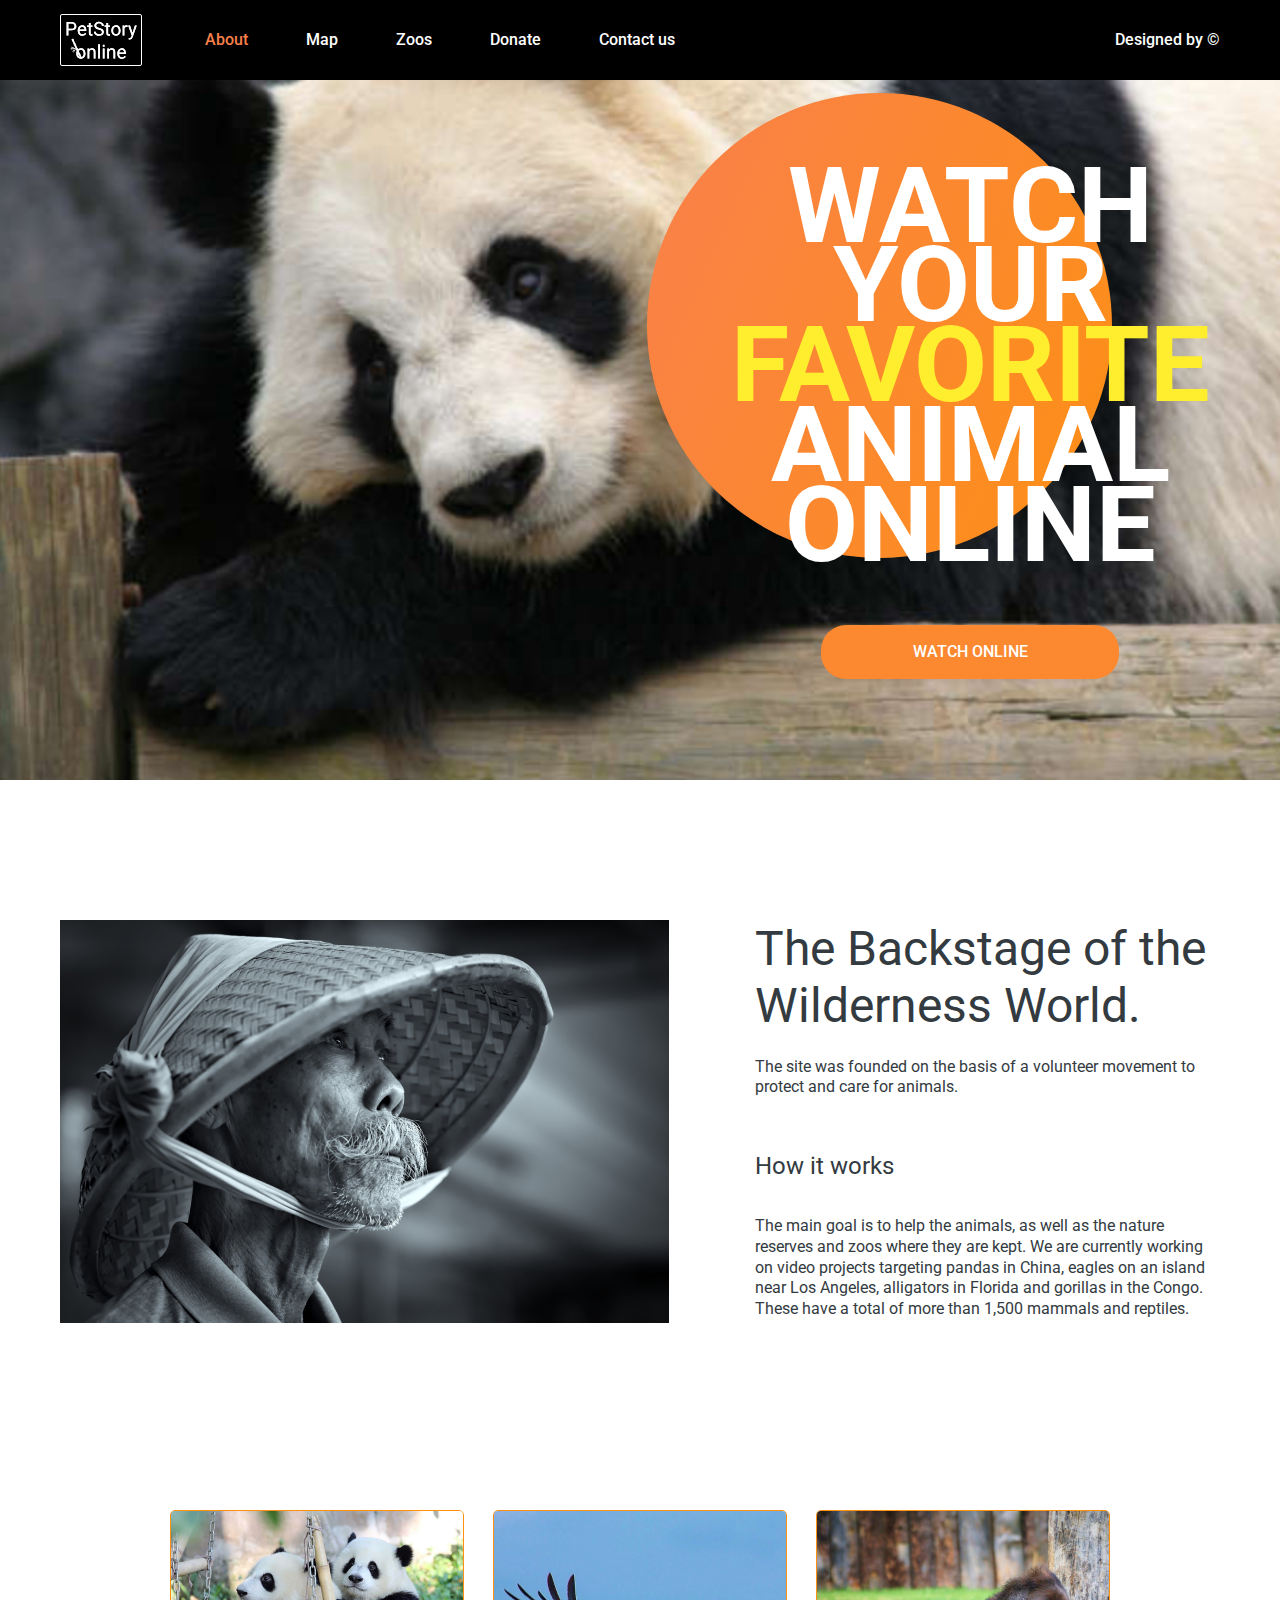
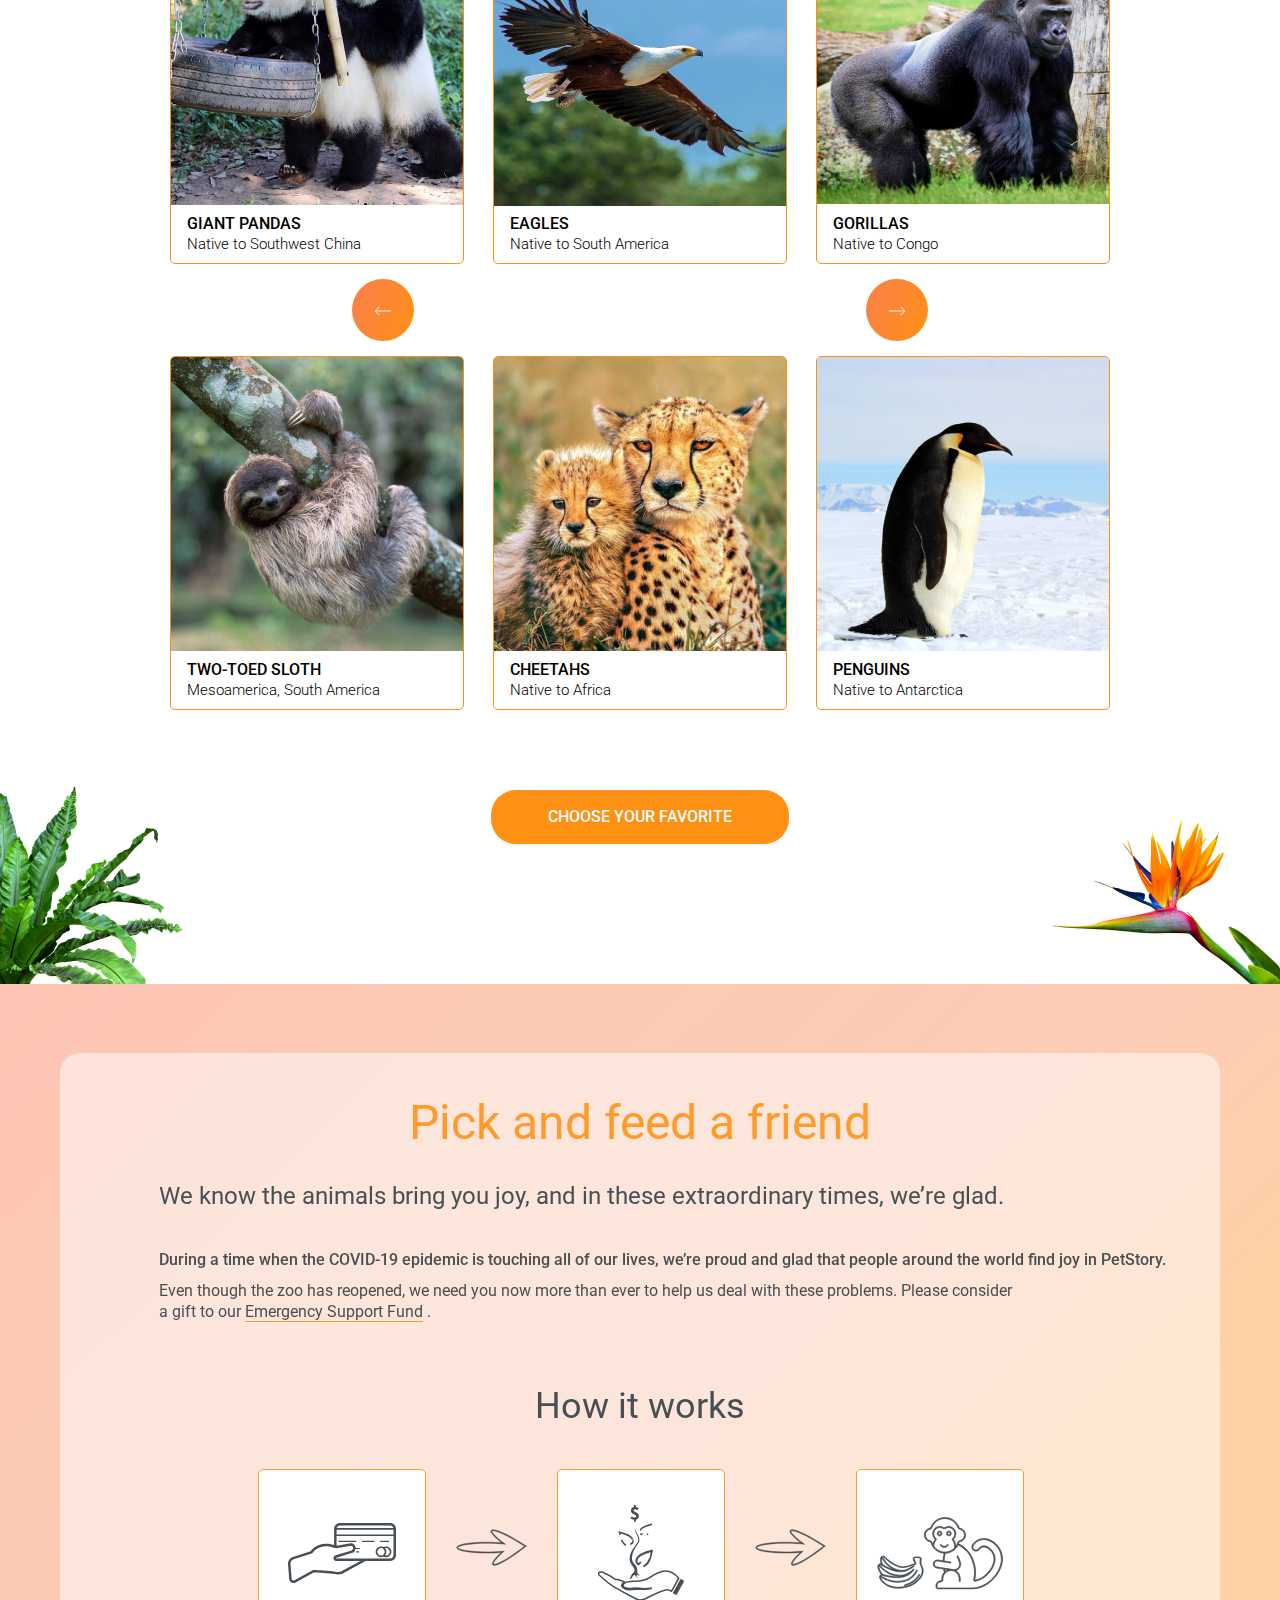
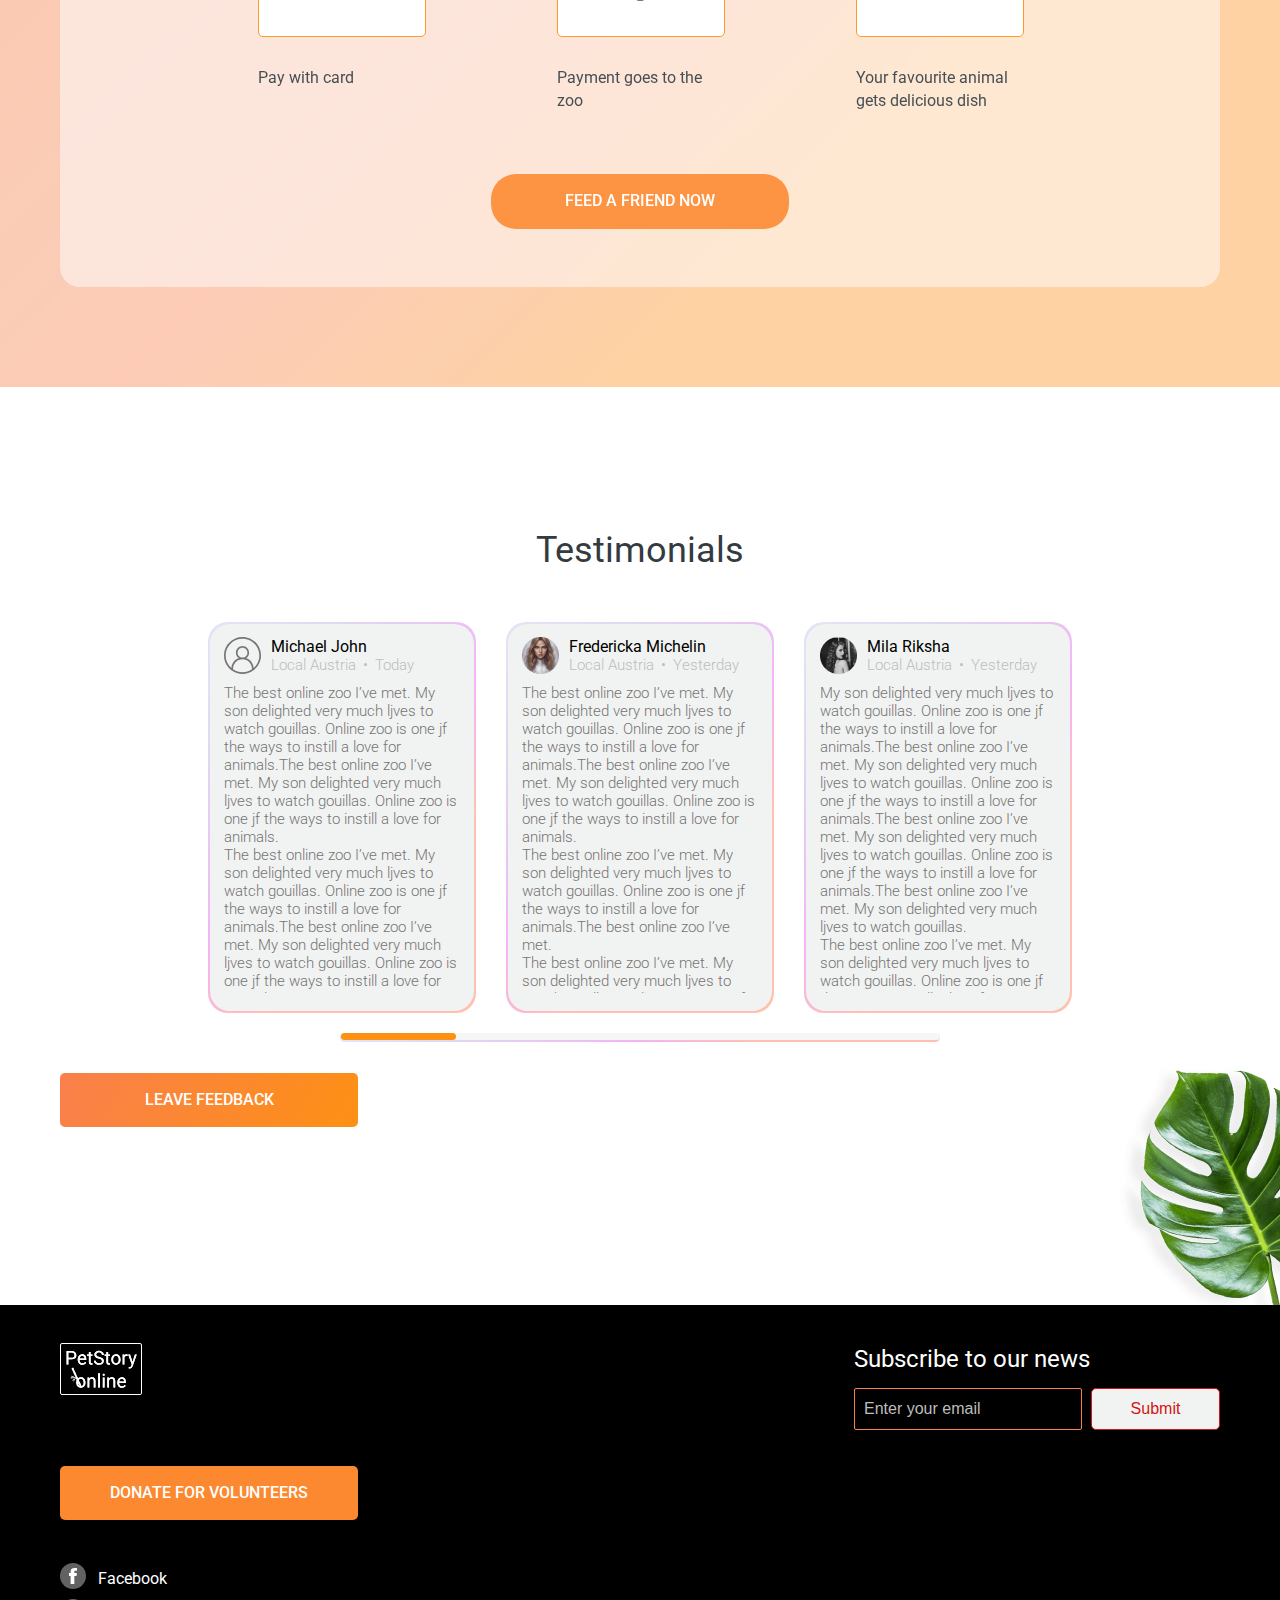
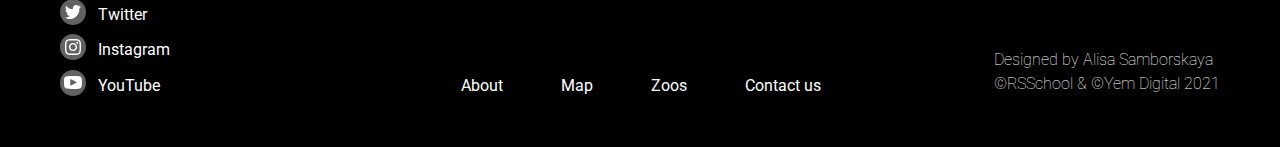
<file: pages/index.html>
<html lang="en">
<head>
    <meta charset="UTF-8">
    <meta http-equiv="X-UA-Compatible" content="IE=edge">
    <meta name="viewport" content="width=device-width, initial-scale=1.0">
    <link rel="stylesheet" href="../assets/styles/reset.css">
    <link rel="stylesheet" href="../assets/styles/style.min.css">
    <title>Document</title>
    <!-- <script>
        alert('Привет друг! дай мне пожалуйста время до 14:00 часов 04.10.2022!');
    </script> -->
</head>
<body>
    <header class="header">
        <div class="container">
            <div class="header__wrapper">
                <div class="header__navigation">
                    <div class="header__logo">
                        <a href="index.html">
                            <img src="../assets/icons/logo.svg" alt="">
                        </a>
                    </div>
                    <div class="header__logo_small">
                        <a href="index.html">
                            <img src="../assets/icons/logo-small.svg" alt="">
                        </a>
                    </div>
                    <nav class="header__menu">
                        <ul class="header__list">
                            <li><a href="index.html" class="header__link header__link-active">About</a></li>
                            <li><a href="#" class="header__link">Map</a></li>
                            <li><a href="#" class="header__link">Zoos</a></li>
                            <li><a href="donate.html" class="header__link">Donate</a></li>
                            <li><a href="#" class="header__link">Contact us</a></li>
                        </ul>
                    </nav>

                </div>
                <div class="header__descr">
                    <a href="">Designed by ©</a>
                </div>
                <div class="header__burger">
                    <img src="../assets/icons/footer__burger.svg" alt="">
                </div>
            </div>
        </div>
    </header>
    <section class="main">
        <div class="container">
            <div class="main__wrapper">
                <div class="main__circle"></div>
                <div class="main__wrapper-content">
                    <p class="main__text">
                        WATCH YOUR <span>FAVORITE</span> ANIMAL ONLINE
                    </p>
                    <a href="#" class="main__button btn">WATCH ONLINE</a>
                </div>
            </div>
            <a href="#" class="main__button-768 btn">WATCH ONLINE</a>
        </div>
    </section>
    <section class="backstage">
        <img src="../assets/images/backstage__left-flower.png" alt="" class="backstage__flower-right">
        <img src="../assets/images/backstage__left-flower-768.png" alt="" class="backstage__flower-right-768">
        <img src="../assets/images/backstage__left-flower-320.png" alt="" class="backstage__flower-right-320">
        <div class="container">
            <div class="backstage__wrapper">
                <div class="backstage__img">
                    <img src="../assets/images/backstage__man.jpg" alt="">
                </div>
                <div class="backstage__img-1000">
                    <img src="../assets/images/backstage__man-1000.jpg" alt="">
                </div>
                
                <div class="backstage__content">
                    <h2 class="backstage__header">The Backstage of the Wilderness World.</h2>
                    <div class="backstage__text">
                        The site was founded on the basis of a volunteer movement to protect and care for animals.
                    </div>
                    <h3 class="backstage__subheader">How it works </h3>
                    <div class="backstage__text">
                        The main goal is to help the animals, as well as the nature reserves and zoos where they are kept. We are currently working on video projects targeting pandas in China, eagles on an island near Los Angeles, alligators in Florida and gorillas in the Congo. These have a total of more than 1,500 mammals and reptiles.
                    </div>
                </div>
            </div>
        </div>
    </section>
    <section class="pets">
        <a href="#" class="btn left-btn">
            <img src="../assets/icons/pets__left-arrow.svg" alt="" class="left">
        </a>
        <a href="#" class="btn right-btn">
            <img src="../assets/icons/pets_rigth-arrow.svg" alt="" class="rigth">
        </a>
        <img src="../assets/images/pets__left-flower.png" alt="" class="pets-left-flower">
                <img src="../assets/images/pets__left-flower-1000.png" alt="" class="pets-left-flower-1000">
                <img src="../assets/images/pets__left-flower-640.png" alt="" class="pets-left-flower-640">
                <img src="../assets/images/pets__left-flower-320.png" alt="" class="pets-left-flower-320">
        <img src="../assets/images/pets__right-flower.png" alt="" class="pets-rigth-flower">
        <img src="../assets/images/pets__right-flower-1000.png" alt="" class="pets-rigth-flower-1000">
        <img src="../assets/images/pets__right-flower-640.png" alt="" class="pets-rigth-flower-640">
        <img src="../assets/images/pets__right-flower-320.png" alt="" class="pets-rigth-flower-320">
        <div class="container">
            <div class="pets__slider">
                <div class="pets__item">
                    <div class="pets__wrapper">
                    </div>
                    <img class="pets__item-img" src="../assets/images/pets__panda.jpg" alt="">
                    <img class="pets__item-img-1000" src="../assets/images/pets__panda-1000.jpg" alt="">
                    <img class="pets__item-img-640" src="../assets/images/pets__panda-640.jpg" alt="">
                    <div class="pets__item-content">
                        <div class="pets__item-text">
                            <div class="pets__item-header">
                                GIANT PANDAS
                            </div>
                            <p>
                                Native to Southwest China
                            </p>
                        </div>
                        <img src="../assets/icons/pets__bananas.png" alt="">
                    </div>
                </div>
                <div class="pets__item">
                    <div class="pets__wrapper">
                    </div>
                        <img class="pets__item-img" src="../assets/images/pets__eagles.jpg" alt="">
                        <img class="pets__item-img-1000" src="../assets/images/pets__eagles-1000.jpg" alt="">
                        <img class="pets__item-img-640" src="../assets/images/pets__eagles-640.jpg" alt="">
                        <div class="pets__item-content">
                            <div class="pets__item-text">
                                <div class="pets__item-header">
                                    EAGLES
                                </div>
                                <p>
                                    Native to South America
                                </p>
                            </div>
                            <img src="../assets/icons/pets__meat-fish.png" alt="">
                        </div>
                    
                </div>
                <div class="pets__item">
                    <div class="pets__wrapper">
                    </div>
                    <img class="pets__item-img" src="../assets/images/pets__gorillas.jpg" alt="">
                    <img class="pets__item-img-1000" src="../assets/images/pets__gorillas-1000.jpg" alt="">
                    <img class="pets__item-img-640" src="../assets/images/pets__gorillas-640.jpg" alt="">
                    <div class="pets__item-content">
                        <div class="pets__item-text">
                            <div class="pets__item-header">
                                GORILLAS
                            </div>
                            <p>
                                Native to Congo
                            </p>
                        </div>
                        <img src="../assets/icons/pets__bananas.png" alt="">
                    </div>
                </div>
                <div class="pets__item">
                    <div class="pets__wrapper">
                    </div>
                    <img class="pets__item-img" src="../assets/images/pets__two-toed-sloth.jpg" alt="">
                    <img class="pets__item-img-1000" src="../assets/images/pets__two-toed-sloth-1000.jpg" alt="">
                    <img class="pets__item-img-640" src="../assets/images/pets__two-toed-sloth-640.jpg" alt="">
                    <div class="pets__item-content">
                        <div class="pets__item-text">
                            <div class="pets__item-header">
                                TWO-TOED SLOTH
                            </div>
                            <p>
                                Mesoamerica, South America
                            </p>
                        </div>
                        <img src="../assets/icons/pets__bananas.png" alt="">
                    </div>
                </div>
                <div class="pets__item">
                    <div class="pets__wrapper">
                    </div>
                    <img class="pets__item-img" src="../assets/images/pets__cheetahs.jpg" alt="">
                    <img class="pets__item-img-1000" src="../assets/images/pets__cheetahs-1000.jpg" alt="">
                    <div class="pets__item-content">
                        <div class="pets__item-text">
                            <div class="pets__item-header">
                                CHEETAHS
                            </div>
                            <p>
                                Native to Africa
                            </p>
                        </div>
                        <img src="../assets/icons/pets__meat-fish.png" alt="">
                    </div>
                </div>
                <div class="pets__item">
                    <div class="pets__wrapper">
                    </div>
                    <img class="pets__item-img" src="../assets/images/pets__penguins.jpg" alt="">
                    <img class="pets__item-img-1000" src="../assets/images/pets__penguins-1000.jpg" alt="">
                    <div class="pets__item-content">
                        <div class="pets__item-text">
                            <div class="pets__item-header">
                                PENGUINS
                            </div>
                            <p>
                                Native to Antarctica
                            </p>
                        </div>
                        <img src="../assets/icons/pets__meat-fish.png" alt="">
                    </div>
                </div>
            </div>
            <a href="#" class="btn pets__btn">CHOOSE YOUR FAVORITE</a>
        </div>
    </section>

    
    <section class="pick">
        <div class="container">
            <div class="pick__wrapper">
                <img src="../assets/images/pick__arrow.svg" alt="" class="pick__arrow-first">
                <img src="../assets/images/pick__arrow.svg" alt="" class="pick__arrow-second">
                <h2 class="pick__header">
                    Pick and feed a friend
                </h2>
                <div class="pick__text">
                    <p class="pick__text-first">We know the animals bring you joy, and in these extraordinary times, we’re glad.</p>
                    <p class="pick__text-second">
                        During a time when the COVID-19 epidemic is touching all of our lives, we’re proud and glad that people around the world find joy in PetStory.
                    </p>
                    <p class="pick__text-third">
                        Even though the zoo has reopened, we need you now more than ever to help us deal with these problems. Please consider a gift to our <a href="donate.html">Emergency Support Fund</a> .
                    </p>
                </div>
                <h3 class="pick__subtitle">How it works</h3>
                <div class="pick__content">
                    <div class="pick__item">
                        <div>
                            <img src="../assets/icons/pick__hand.svg" alt="">
                        </div>
                        <p>Pay with card</p>
                    </div>
                    <img src="../assets/icons/pick__arrow.svg" alt="" class="pick__arrow">
                    <div class="pick__item">
                        <div>
                            <img src="../assets/icons/pick__flower-hand.svg" alt="">
                        </div>
                        <p>Payment goes to the zoo</p>
                    </div>
                    <img src="../assets/icons/pick__arrow.svg" alt="" class="pick__arrow">
                    
                        <div class="pick__item">
                            <div>
                                <img src="../assets/icons/pick__monkey.svg" alt="">
                            </div>
                            <p>Your favourite animal gets delicious dish</p>
                        </div>
                </div>
                <a href="#" class="pick__btn btn">FEED A FRIEND NOW</a>

                
            </div>
        </div>
    </section>

    <section class="testimonials">
        <img src="../assets/images/leav.png" alt="" class="testimonials_flower">
        <img src="../assets/images/leav-1000.png" alt="" class="testimonials_flower-1000">
        <img src="../assets/images/leav-640.png" alt="" class="testimonials_flower-640">
        <img src="../assets/images/leav-320.png" alt="" class="testimonials_flower-320">
        <div class="container">
            <h4>Testimonials</h4>
            <div class="testimonials__content">
                <div class="testimonials__item">
                    <div class="wrapper">
                        <div class="testimonials__item_header-block">
                            <img src="../assets/icons/testimonials__user-icon.svg" alt="">
                            <div class="testimonials__item_text-block">
                                <p class="testimonials__subheader">
                                    Michael John 
                                </p>
                                <p class="testimonials__header-text">
                                    <span>Local Austria</span> • <span>Today</span>
                                </p>
                            </div>
                        </div>
                        <div class="testimonials__text">
                            The best online zoo I’ve met. My son delighted very much ljves to watch gouillas. Online zoo is one jf the ways to instill a love for animals.The best online zoo I’ve met. My son delighted very much ljves to watch gouillas. Online zoo is one jf the ways to instill a love for animals.<br>
The best online zoo I’ve met. My son delighted very much ljves to watch gouillas. Online zoo is one jf the ways to instill a love for animals.The best online zoo I’ve met. My son delighted very much ljves to watch gouillas. Online zoo is one jf the ways to instill a love for animals.

                        </div>
                    </div>
                </div>
                <div class="testimonials__item">
                    <div class="wrapper">
                        <div class="testimonials__item_header-block">
                            <img src="../assets/icons/testimonials__oskar.png" alt="">
                            <div class="testimonials__item_text-block">
                                <p class="testimonials__subheader">
                                    Oskar Samborsky
                                </p>
                                <p class="testimonials__header-text">
                                    <span>Local Austria</span> • <span>Yesterday</span>
                                </p>
                            </div>
                        </div>
                        <div class="testimonials__text">
                            Online zoo is one jf the ways to instill a love for animals.The best online zoo I’ve met. My son delighted very much ljves to watch gouillas. Online zoo is one jf the ways to instill a love for animals.The best online zoo I’ve met. My son delighted very much ljves to watch gouillas. <br>
                            The best online zoo I’ve met. My son delighted very much ljves to watch gouillas. Online zoo is one jf the ways to instill a love for animals.The best online zoo I’ve met. My son delighted very much ljves to watch gouillas. Online zoo is one jf the ways to instill a love for animals.
                            
                            The best online zoo I’ve met. My son delighted very much ljves to watch gouillas. Online zoo is one jf the ways to instill a love for animals.The best online zoo I’ve met. My son delighted very much ljves to watch gouillas. Online zoo is one jf the ways to instill a love for animals.
                            
                        </div>
                    </div>
                </div>
                <div class="testimonials__item">
                    <div class="wrapper">
                        <div class="testimonials__item_header-block">
                            <img src="../assets/icons/testimonials__federicka.png" alt="">
                            <div class="testimonials__item_text-block">
                                <p class="testimonials__subheader">
                                    Fredericka Michelin
                                </p>
                                <p class="testimonials__header-text">
                                    <span>Local Austria</span> • <span>Yesterday</span>
                                </p>
                            </div>
                        </div>
                        <div class="testimonials__text">
                            The best online zoo I’ve met. My son delighted very much ljves to watch gouillas. Online zoo is one jf the ways to instill a love for animals.The best online zoo I’ve met. My son delighted very much ljves to watch gouillas. Online zoo is one jf the ways to instill a love for animals.<br>
The best online zoo I’ve met. My son delighted very much ljves to watch gouillas. Online zoo is one jf the ways to instill a love for animals.The best online zoo I’ve met.<br>
The best online zoo I’ve met. My son delighted very much ljves to watch gouillas. Online zoo is one jf the ways to instill a love for animals.The best online zoo I’ve met. My son delighted very much ljves to watch gouillas. Online zoo is one jf the ways to instill a love for animals.

                        </div>
                    </div>
                </div>
                <div class="testimonials__item">
                    <div class="wrapper">
                        <div class="testimonials__item_header-block">
                            <img src="../assets/icons/testimonials__mila.png" alt="">
                            <div class="testimonials__item_text-block">
                                <p class="testimonials__subheader">
                                    Mila Riksha
                                    <p class="testimonials__header-text">
                                        <span>Local Austria</span> • <span>Yesterday</span>
                                    </p>
                            </div>
                        </div>
                        <div class="testimonials__text">
                            My son delighted very much ljves to watch gouillas. Online zoo is one jf the ways to instill a love for animals.The best online zoo I’ve met. My son delighted very much ljves to watch gouillas. Online zoo is one jf the ways to instill a love for animals.The best online zoo I’ve met. My son delighted very much ljves to watch gouillas. Online zoo is one jf the ways to instill a love for animals.The best online zoo I’ve met. My son delighted very much ljves to watch gouillas.<br>
                            The best online zoo I’ve met. My son delighted very much ljves to watch gouillas. Online zoo is one jf the ways to instill a love for animals.The best online zoo I’ve met. My son delighted very much ljves to watch gouillas. Online zoo is one jf the ways to instill a love for animals.
                            
                        </div>
                    </div>
                </div>
            </div>
            <div class="testimonials__progress-bar">
                <div class="testimonials__progress-bar_wrapper">
                    <div></div>
                </div>
            </div>
            <a href="#" class="btn testimonials__btn">LEAVE FEEDBACK</a>
        </div>

    </section>
    <footer class="footer">
        <div class="social">
            <ul class="social__list">
                <li><a href="https://ru-ru.facebook.com/" class="facebook-item">
                    <img src="../assets/icons/footer__facebook.svg" alt="">
                </a></li>
                <li><a href="https://twitter.com/" class="twitter-item">
                    <img src="../assets/icons/footer__twitter.svg" alt="">
                </a></li>
                <li><a href="https://www.instagram.com/">
                    <img src="../assets/icons/footer__instagram.svg" alt="">
                </a></li>
                <li><a href="https://www.youtube.com/">
                    <img src="../assets/icons/footer__youtube.svg" alt="">
                </a></li>
            </ul>
        </div>
        <div class="container">
            <div class="footer__first">
                <a href="index.html" class="footer__logo">
                    <img src="../assets/icons/logo.svg" alt="">
                </a>
                <a href="index.html" class="footer__logo-320">
                    <img src="../assets/icons/logo-320.svg" alt="">
                </a>
                <div class="footer__form">
                    <p class="footer__title">Subscribe to our news</p>
                    <div>
                        <input type="email" class="footer__input" placeholder="Enter your email" required>
                        <button>Submit</button>
                    </div>
                </div>
            </div>
            <a href="donate.html" class="footer__btn btn">DONATE FOR VOLUNTEERS</a>
            <div class="footer__third">

                <div class="footer__social">
                    <ul class="list-footer">
                        <li><a href="https://ru-ru.facebook.com/" class="facebook">Facebook</a></li>
                        <li><a href="https://twitter.com/" class="twitter">Twitter</a></li>
                        <li><a href="https://www.instagram.com/" class="instagram">Instagram</a></li>
                        <li><a href="https://www.youtube.com/" class="youtube">YouTube</a></li>
                    </ul>
                </div>
                <div class="footer__menu">
                    <ul class="footer__list-menu">
                        <li><a href="index.html" class="footer__link">About</a></li>
                        <li><a href="#" class="footer__link">Map</a></li>
                        <li><a href="#" class="footer__link">Zoos</a></li>
                        <li><a href="#" class="footer__link">Contact us</a></li>
                    </ul>
                </div>
                <p class="footer__descr">
                    Designed by Alisa Samborskaya <br>
                    ©RSSchool & ©Yem Digital 2021 
                </p>
            </div>
        </div>
    </footer>
</body>
</html>
</file>
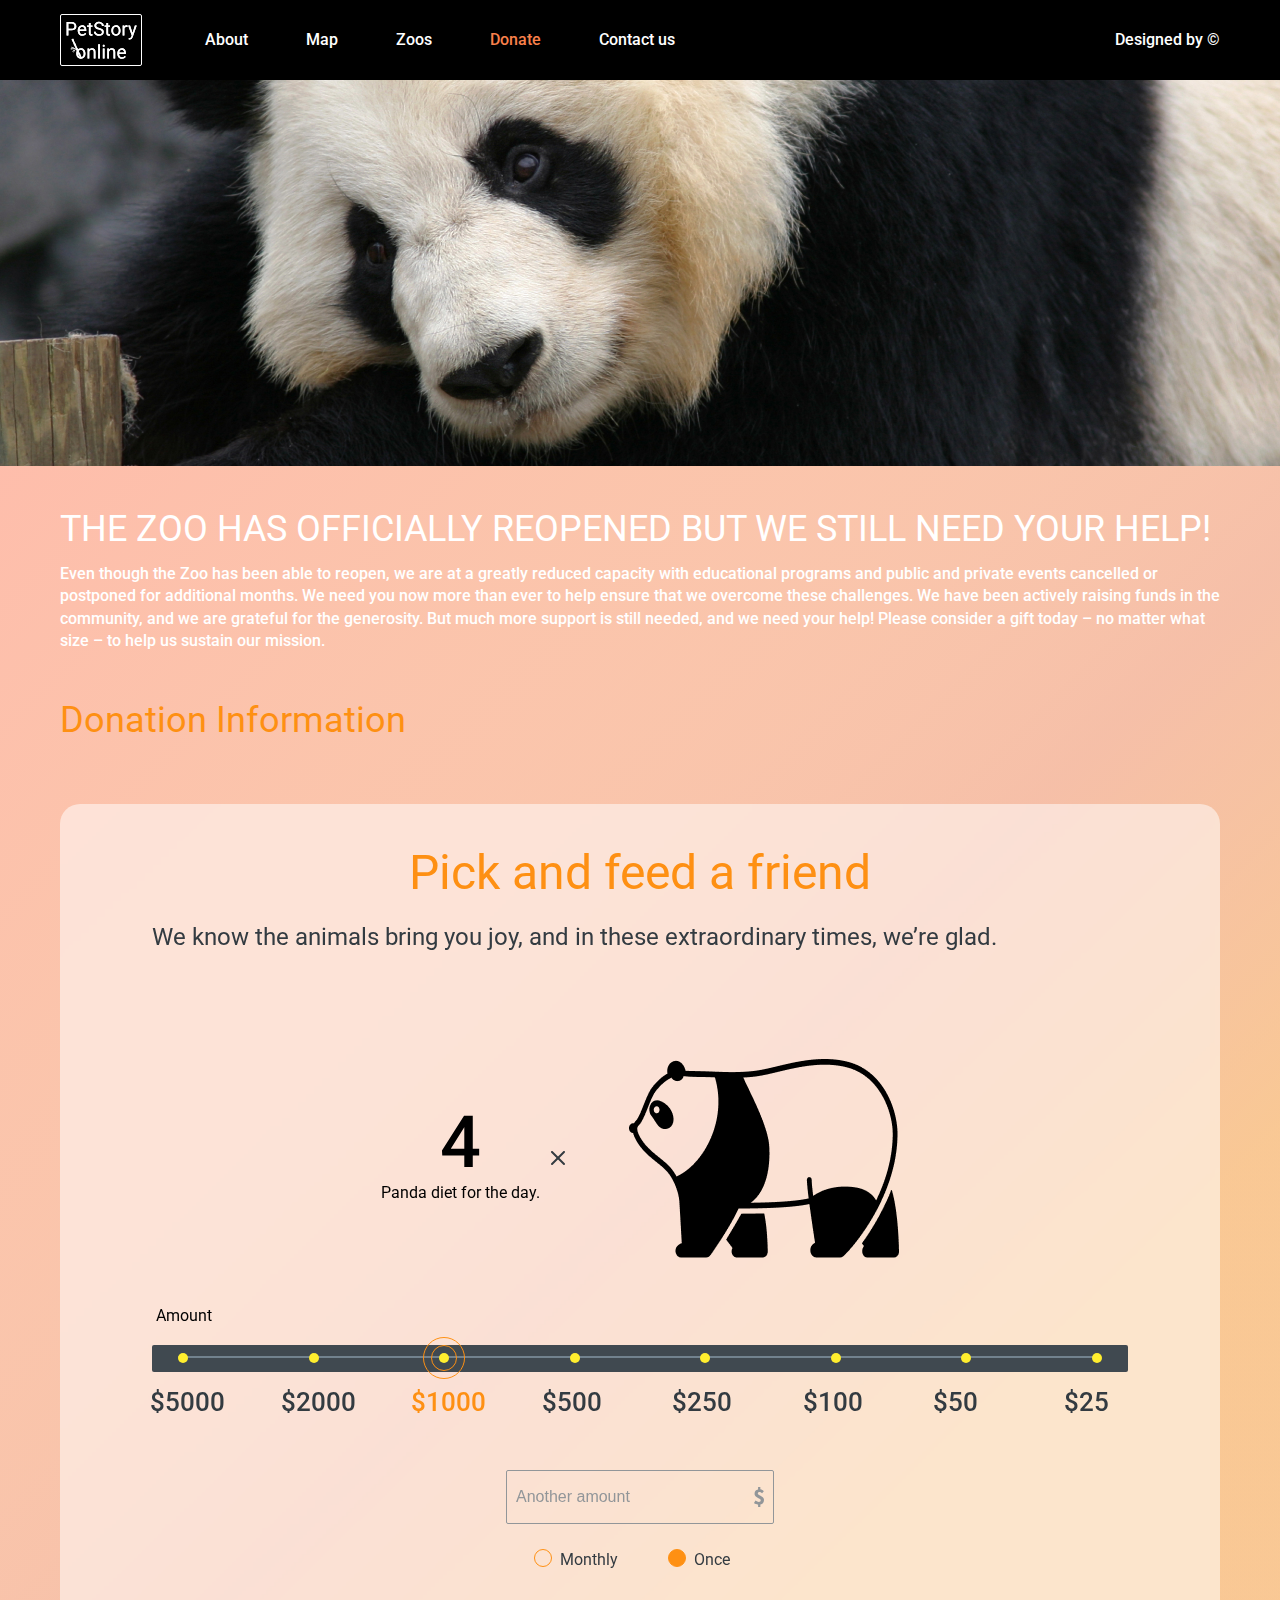
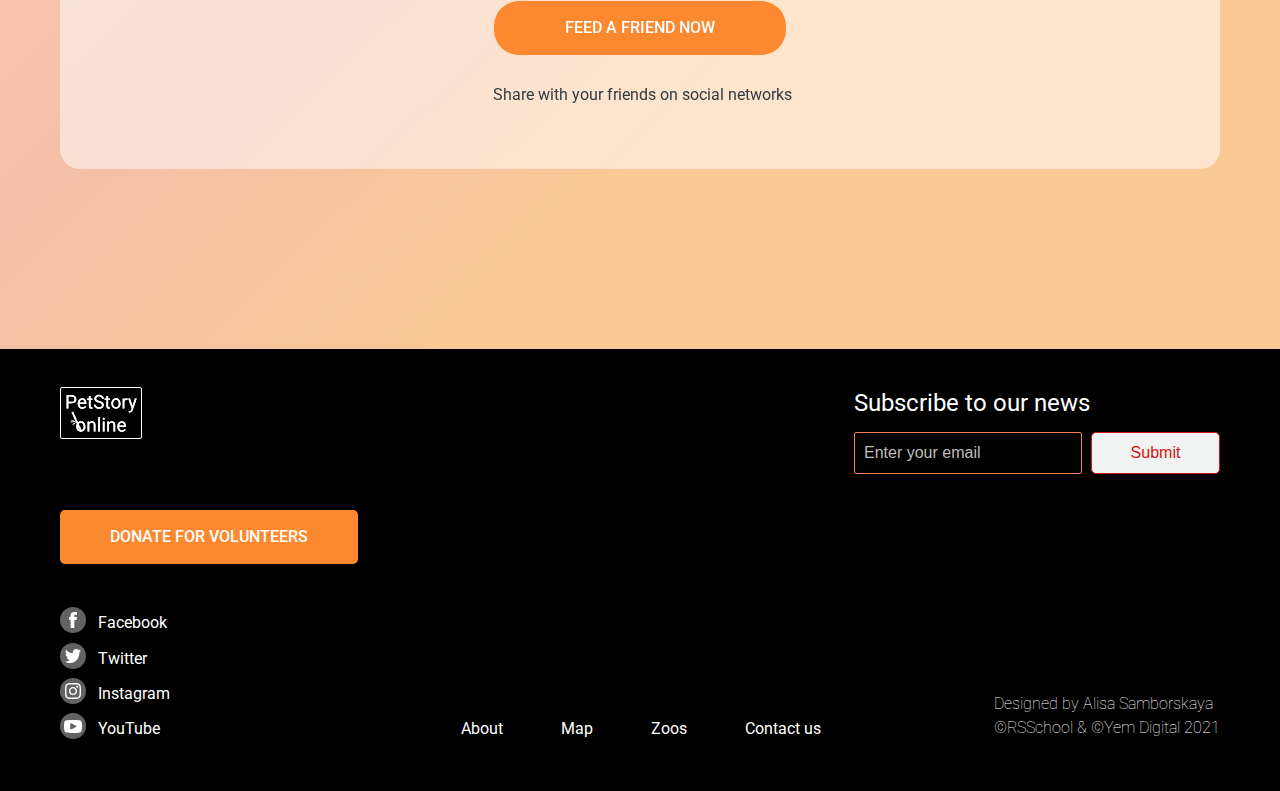
<file: pages/donate.html>
<html lang="en">
<head>
    <meta charset="UTF-8">
    <meta http-equiv="X-UA-Compatible" content="IE=edge">
    <meta name="viewport" content="width=device-width, initial-scale=1.0">
    <link rel="stylesheet" href="../assets/styles/reset.css">
    <link rel="stylesheet" href="../assets/styles/style.min.css">
    <title>Document</title>
    <style>
        body {
            background-color: black;
        }
    </style>

</head>
<body>
    <header class="header">
        <div class="container">
            <div class="header__wrapper">
                <div class="header__navigation">
                    <div class="header__logo">
                        <a href="index.html">
                            <img src="../assets/icons/logo.svg" alt="">
                        </a>
                    </div>
                    <div class="header__logo_small">
                        <a href="index.html">
                            <img src="../assets/icons/logo-small.svg" alt="">
                        </a>
                    </div>
                    <nav class="header__menu">
                        <ul class="header__list">
                            <li><a href="index.html" class="header__link">About</a></li>
                            <li><a href="" class="header__link">Map</a></li>
                            <li><a href="" class="header__link">Zoos</a></li>
                            <li><a href="" class="header__link header__link-active">Donate</a></li>
                            <li><a href="" class="header__link">Contact us</a></li>
                        </ul>
                    </nav>

                </div>
                <div class="header__descr">
                    <a href="">Designed by ©</a>
                </div>
                <div class="header__burger">
                    <img src="../assets/icons/footer__burger.svg" alt="">
                </div>
            </div>
        </div>
    </header>
    <section class="donate__main">
    </section>
    <section class="info">
        <div class="container">
            <h2 class="info__header">THE ZOO HAS OFFICIALLY REOPENED BUT WE STILL NEED YOUR HELP!</h2>
            <p class="info__header-text">
                Even though the Zoo has been able to reopen, we are at a greatly reduced capacity with educational programs and public and private events cancelled or postponed for additional months. We need you now more than ever to help ensure that we overcome these challenges. We have been actively raising funds in the community, and we are grateful for the generosity.  But much more support is still needed, and we need your help! Please consider a gift today – no matter what size – to help us sustain our mission.
            </p>
            <h3 class="info__subheader">Donation Information</h3>
            <div class="donation">
                <h2 class="donation__header">Pick and feed a friend</h2>
                <p class="donation__text">
                    We know the animals bring you joy, and in these extraordinary times, we’re glad.
                </p>
                <div class="donation__content">
                    <div class="donation__descr">
                        <img src="../assets/icons/donate__four.svg" alt="" class="number">
                        <img src="../assets/icons/donate__four-320.svg" alt="" class="number-320">
                        <p class="subtext">
                            Panda diet for the day.
                        </p>
                    </div>
                    <img src="../assets/icons/x_icon.svg" alt="" class="x-icon">
                    <img src="../assets/icons/x_icon-320.svg" alt="" class="x-icon-320">
                    <img src="../assets/icons/panda.png" alt="" class="donation__img">
                    <img src="../assets/icons/panda-320.png" alt="" class="donation__img-320">
                </div>
                <div class="scale__text">
                    Amount
                </div>
                <div class="scale">
                    <div class="scale__line"></div>
                    <div class="scale__rings">
                        <div class="scale__item">
                            <input type="radio" name="rings" class="radio" id="5000">
                            <label for="5000" class="label"></label>
                            <label for="5000" class="price">$5000</label>
                        </div>
                        <div class="scale__item">
                            <input type="radio" name="rings" class="radio" id="2000">
                            <label for="2000" class="label"></label>
                            <label for="2000" class="price">$2000</label>
                        </div>
                        <div class="scale__item">
                            <input type="radio" name="rings" class="radio" id="1000" checked>
                            <label for="1000" class="label"></label>
                            <label for="1000" class="price">$1000</label>
                        </div>
                        <div class="scale__item">
                            <input type="radio" name="rings" class="radio" id="500">
                            <label for="500" class="label"></label>
                            <label for="500" class="price">$500</label>
                        </div>
                        <div class="scale__item">
                            <input type="radio" name="rings" class="radio" id="250">
                            <label for="250" class="label"></label>
                            <label for="250" class="price">$250</label>
                        </div>
                        <div class="scale__item">
                            <input type="radio" name="rings" class="radio" id="100">
                            <label for="100" class="label"></label>
                            <label for="100" class="price">$100</label>
                        </div>
                        <div class="scale__item">
                            <input type="radio" name="rings" class="radio" id="50">
                            <label for="50" class="label"></label>
                            <label for="50" class="price">$50</label>
                        </div>
                        <div class="scale__item">
                            <input type="radio" name="rings" class="radio" id="25">
                            <label for="25" class="label"></label>
                            <label for="25" class="price">$25</label>
                        </div>
                    </div>
                </div>
                <div class="cost">
                    <img src="../assets/icons/donate__dollar.svg" alt="" class="dollar">
                    <input type="number" placeholder="Another amount" class="input_number" max="4" min="0">
                    <div class="choise">
                        <div class="choise__item">
                            <input type="radio" id="Monthly" class="choise__radio" name="choise">
                            <label for="Monthly" class="choise__label">Monthly</label>
                        </div>
                        <div class="choise__item label__left">
                            <input type="radio" id="Once" class="choise__radio" name="choise" checked>
                            <label for="Once" class="choise__label">Once</label>
                        </div>
                    </div>
                </div>
                <a href="#" class="donate__btn btn">FEED A FRIEND NOW</a>
                <p class="donate__last">Share with your friends on social networks </p>
                
            </div>

        </div>
    </section>
    <footer class="footer">
        <div class="social">
            <ul class="social__list">
                <li><a href="https://ru-ru.facebook.com/" class="facebook-item">
                    <img src="../assets/icons/footer__facebook.svg" alt="">
                </a></li>
                <li><a href="https://twitter.com/" class="twitter-item">
                    <img src="../assets/icons/footer__twitter.svg" alt="">
                </a></li>
                <li><a href="https://www.instagram.com/">
                    <img src="../assets/icons/footer__instagram.svg" alt="">
                </a></li>
                <li><a href="https://www.youtube.com/">
                    <img src="../assets/icons/footer__youtube.svg" alt="">
                </a></li>
            </ul>
        </div>
        <div class="container">
            <div class="footer__first">
                <a href="index.html" class="footer__logo">
                    <img src="../assets/icons/logo.svg" alt="">
                </a>
                <a href="index.html" class="footer__logo-320">
                    <img src="../assets/icons/logo-320.svg" alt="">
                </a>
                <div class="footer__form">
                    <p class="footer__title">Subscribe to our news</p>
                    <div>
                        <input type="email" class="footer__input" placeholder="Enter your email" required>
                        <button>Submit</button>
                    </div>
                </div>
            </div>
            <a href="donate.html" class="footer__btn btn">DONATE FOR VOLUNTEERS</a>
            <div class="footer__third">

                <div class="footer__social">
                    <ul class="list-footer">
                        <li><a href="https://ru-ru.facebook.com/" class="facebook">Facebook</a></li>
                        <li><a href="https://twitter.com/" class="twitter">Twitter</a></li>
                        <li><a href="https://www.instagram.com/" class="instagram">Instagram</a></li>
                        <li><a href="https://www.youtube.com/" class="youtube">YouTube</a></li>
                    </ul>
                </div>
                <div class="footer__menu">
                    <ul class="footer__list-menu">
                        <li><a href="index.html" class="footer__link">About</a></li>
                        <li><a href="#" class="footer__link">Map</a></li>
                        <li><a href="#" class="footer__link">Zoos</a></li>
                        <li><a href="#" class="footer__link">Contact us</a></li>
                    </ul>
                </div>
                <p class="footer__descr">
                    Designed by Alisa Samborskaya <br>
                    ©RSSchool & ©Yem Digital 2021 
                </p>
            </div>
        </div>
    </footer>


</body>
</html>
</file>
<file: assets/styles/style.min.css>
@import url(https://fonts.googleapis.com/css2?family=Roboto:wght@100;300;400;500;700;900&display=swap);body{font-family:Roboto,sans-serif;font-style:normal}.container{max-width:1160px;margin:0 auto;padding:0 30px;position:relative}@media(max-width:640px){.container{padding:0 20px}}@media(max-width:320px){.container{padding:0 10px}}.btn{display:block;text-decoration:none}.header{background:#000;color:#fff;padding:14px 0;position:relative;z-index:5}@media(max-width:640px){.header{padding:4px 0}}.header__wrapper{display:flex;justify-content:space-between;align-items:center}.header__navigation{display:flex;justify-content:space-between;align-items:center}.header__logo{display:block}@media(max-width:640px){.header__logo{display:none}}.header__logo_small{display:none}@media(max-width:640px){.header__logo_small{display:block}}.header__menu{display:block;padding:0 0 0 63px}@media(max-width:767px){.header__menu{display:none}}.header__list{display:flex}.header__list li{padding-right:58px}.header__list li:last-child{padding-right:0}@media(max-width:1000px){.header__list li{padding-right:48px}}@media(max-width:860px){.header__list li{padding-right:30px}}.header__link{font-style:normal;font-weight:500;font-size:16px;line-height:140%;color:#fff;text-decoration:none;transition:.4s all}.header__link:hover{color:#f9804b}.header__link-active{color:#f9804b;cursor:default}.header__descr{display:block}.header__descr a{font-style:normal;font-weight:500;font-size:16px;line-height:140%;color:#fff;text-decoration:none;transition:.4s all}.header__descr a:hover{color:#f9804b}@media(max-width:767px){.header__descr{display:none}}.header__burger{display:none}@media(max-width:767px){.header__burger{display:block}}.main{max-width:1600px;margin:-.5px auto 0;height:700px;background:url(../images/main__panda.jpg) center bottom no-repeat}@media(max-width:1000px){.main{height:504px;margin:0 auto 0;background:url(../images/main__panda-1000.jpg) center bottom no-repeat}}@media(max-width:960px){.main{height:500px}}@media(max-width:640px){.main{height:339px;background:url(../images/main__panda-640.jpg) center bottom no-repeat}}@media(max-width:320px){.main{height:186.96px;background:url(../images/main__panda-320.jpg) center bottom no-repeat}}.main__wrapper{position:absolute;top:86px;right:30px;max-width:500px;text-align:center}@media(max-width:1240px){.main__wrapper{top:66px;right:55px}}@media(max-width:1000px){.main__wrapper{top:43px;right:36px}}@media(max-width:960px){.main__wrapper{top:86px;right:112px;max-width:255.64px}}@media(max-width:640px){.main__wrapper{max-width:255.64px;top:49px;right:16px}}@media(max-width:320px){.main__wrapper{max-width:128.13px;top:41px;right:10px}}.main__circle{position:absolute;top:-73px;right:108px;z-index:1;width:465px;height:465px;background:linear-gradient(113.96deg,#f9804b 1.49%,#fe9013 101.44%);border-radius:50%}@media(max-width:1240px){.main__circle{top:-73px;right:104px;width:400px;height:400px}}@media(max-width:1000px){.main__circle{top:-54px;right:141px;width:367px;height:367px}}@media(max-width:960px){.main__circle{right:53px;width:237.6px;height:237.6px}}@media(max-width:640px){.main__circle{width:237.6px;height:237.6px;top:-39px;right:55px}}@media(max-width:320px){.main__circle{width:119.09px;height:119.09px;top:-18px;right:28px}}.main__wrapper-content{position:relative;z-index:2}.main__text{font-style:normal;font-weight:700;font-size:106.496px;line-height:75%;text-align:center;text-transform:uppercase;color:#fff}.main__text span{color:#ffee2e}@media(max-width:1240px){.main__text{font-size:92.496px}}@media(max-width:1000px){.main__text{font-size:85px}}@media(max-width:960px){.main__text{font-size:54.2894px}}@media(max-width:320px){.main__text{font-size:28px}}.main__button{width:298px;padding:16px 0;margin:60px auto 0;background:#fc882f;border-radius:25px;font-style:normal;font-weight:500;font-size:16px;line-height:140%;text-align:center;color:#fff;transition:.3s all}.main__button:hover{background:#e47209}.main__button:active{background:#4b9200}@media(max-width:1000px){.main__button{margin:41px auto 0}}@media(max-width:960px){.main__button{width:255.64px}}@media(max-width:640px){.main__button{display:none}}.main__button-768{display:none}@media(max-width:640px){.main__button-768{display:block;width:298px;padding:16px 0;position:absolute;top:244px;border-radius:25px;font-style:normal;font-weight:500;font-size:16px;line-height:140%;text-align:center;color:#fff;background:#fc882f;transition:.3s all}.main__button-768:hover{background:#e47209}.main__button-768:active{background:#4b9200}}@media(max-width:320px){.main__button-768{top:207px}}.backstage{max-width:1600px;padding:140px 0 140px 0;margin:0 auto;position:relative}@media(max-width:1000px){.backstage{padding:100px 0 100px 0}}@media(max-width:640px){.backstage{padding:60px 0 60px 0}}@media(max-width:612px){.backstage{padding:75px 0 49px 0}}@media(max-width:320px){.backstage{padding:75px 0 49px 0}}.backstage__flower-right{display:block;position:absolute;top:12px;right:0}@media(max-width:1570px){.backstage__flower-right{display:none}}@media(max-width:888px){.backstage__flower-right{display:block}}@media(max-width:690px){.backstage__flower-right{display:none}}.backstage__flower-right-768{display:none;position:absolute;top:-5px;right:0}@media(max-width:690px){.backstage__flower-right-768{display:block}}@media(max-width:615px){.backstage__flower-right-768{display:none}}.backstage__flower-right-320{display:none;position:absolute;top:38px;right:0}@media(max-width:320px){.backstage__flower-right-320{display:block}}.backstage__wrapper{display:flex;justify-content:space-between}.backstage__img{display:block;max-width:609px}.backstage__img img{width:100%}@media(max-width:1000px){.backstage__img{display:none}}.backstage__img-1000{display:none}@media(max-width:1000px){.backstage__img-1000{padding-top:20px;display:block;max-width:455px}.backstage__img-1000 img{width:100%}}@media(max-width:888px){.backstage__img-1000{display:none}}.backstage__content{max-width:465px;padding-left:30px}@media(max-width:1000px){.backstage__content{max-width:454px}}@media(max-width:640px){.backstage__content{max-width:495px}}@media(max-width:888px){.backstage__content{padding-left:0}}@media(max-width:615px){.backstage__content{max-width:100%}}@media(max-width:320px){.backstage__content{max-width:300px}}.backstage__header{padding:0 0 22px 0;font-weight:400;font-size:48px;line-height:120%;color:#333b41}@media(max-width:640px){.backstage__header{padding:0 0 22px 4px}}@media(max-width:615px){.backstage__header{font-size:36px}}@media(max-width:320px){.backstage__header{padding:30px 0 9px 0;font-weight:400;font-size:24px;line-height:120%}}.backstage__subheader{padding:54px 0 35px 0;font-weight:400;font-size:24px;line-height:120%;color:#333b41}@media(width:640px){.backstage__subheader{padding:30px 0 20px 4px}}@media(width:320px){.backstage__subheader{padding:22px 0 10px 2px}}.backstage__text{font-weight:400;font-size:16px;line-height:130%;color:#333b41}.pets{padding:40px 0 101px;max-width:1600px;margin:0 auto;position:relative}@media(max-width:1380px){.pets{padding:47px 0 140px}}@media(max-width:960px){.pets{padding:26px 0 98px}}@media(max-width:612px){.pets{padding:0 0 60px}}.pets__slider{display:grid;grid-template-columns:repeat(3,1fr);grid-column-gap:30px;grid-row-gap:20px}@media(max-width:1380px){.pets__slider{grid-template-columns:repeat(3,294px);grid-column-gap:29px;justify-content:center;grid-row-gap:92px}}@media(max-width:960px){.pets__slider{grid-template-columns:repeat(2,285.24px);grid-column-gap:29px;justify-content:center;grid-row-gap:92px}}@media(max-width:612px){.pets__slider{grid-template-columns:repeat(1,285.24px);grid-column-gap:29px;justify-content:center;grid-row-gap:20px}}@media(max-width:320px){.pets__slider{grid-template-columns:repeat(1,285.24px);grid-column-gap:29px;justify-content:flex-start;grid-row-gap:20px}}.pets__item{position:relative;overflow:hidden;border:1px solid #fe9013;border-radius:5px;box-sizing:border-box;transition:.7s all;height:426px;z-index:1}.pets__item:hover{cursor:pointer}.pets__item:hover .pets__item-img{transform:scale(1.1)}.pets__item:hover .pets__item-content{bottom:35px}.pets__item:hover .pets__item-header{color:#fff}.pets__item:hover .pets__item-text>p{color:#fff}.pets__item:hover .pets__wrapper{display:block;transition:.9s all}@media(max-width:1380px){.pets__item{height:354px}}@media(max-width:960px){.pets__item{height:332px}}@media(max-width:960px){.pets__item:nth-child(5){display:none}.pets__item:nth-child(6){display:none}}.pets__item-img{display:block;position:absolute;border-top:5px;transition:.9s all}@media(max-width:1380px){.pets__item-img{display:none}}.pets__item-img-1000{display:none}@media(max-width:1380px){.pets__item-img-1000{display:block;position:absolute;border-top:5px;transition:.9s all}}@media(max-width:960px){.pets__item-img-1000{display:none}}.pets__item-img-640{display:none}@media(max-width:960px){.pets__item-img-640{display:block;position:absolute;border-top:5px;transition:.9s all}}.pets__item-content{transition:.7s all;position:absolute;bottom:-5px;padding:8px 8px 14px 16px;display:flex;justify-content:space-between;width:338px;z-index:10}@media(max-width:960px){.pets__item-content{bottom:-3px;padding:8px 8px 14px 11px;width:266px}.pets__item-content img{height:29px}}.pets__item-text p{font-weight:300;font-size:15px;line-height:118%;color:#000}@media(max-width:960px){.pets__item-text p{font-size:11.6901px}}.pets__item-header{font-weight:500;font-size:16px;line-height:140%;color:#000;transition:.5s all}@media(max-width:960px){.pets__item-header{font-size:12.4695px}}.pets__btn{background:#fe9013;border-radius:25px;padding:16px 0;width:298px;text-align:center;margin:80px auto 0;font-weight:500;font-size:16px;line-height:140%;color:#fff}.pets__btn:hover{background:#e47209}.pets__btn:active{background:#4b9200}@media(max-width:960px){.pets__btn{margin:62px auto 0}}@media(max-width:612px){.pets__btn{margin:21px auto 0}}.pets__wrapper{transition:.9s all;display:none;position:absolute;background:rgba(0,0,0,.46);width:100%;height:100%;z-index:5;transition:.9s all}.pets .left-btn{display:block;position:absolute;width:62px;height:62px;border-radius:50%;background:linear-gradient(113.96deg,#f9804b 1.49%,#fe9013 101.44%);text-align:center;top:443px;left:139px;padding:27px 0 0 0;box-sizing:border-box}.pets .left-btn:hover{background:#e47209}.pets .left-btn:active{background:#4b9200}@media(max-width:1580px){.pets .left-btn{left:2vw}}@media(max-width:1380px){.pets .left-btn{top:416px;left:352px}}@media(max-width:960px){.pets .left-btn{top:368px;left:242px}}@media(max-width:612px){.pets .left-btn{display:none}}.pets .right-btn{display:block;position:absolute;width:62px;height:62px;border-radius:50%;background:linear-gradient(113.96deg,#f9804b 1.49%,#fe9013 101.44%);text-align:center;top:443px;right:139px;padding:27px 0 0 0;box-sizing:border-box}.pets .right-btn:hover{background:#e47209}.pets .right-btn:active{background:#4b9200}@media(max-width:1580px){.pets .right-btn{right:2vw}}@media(max-width:1380px){.pets .right-btn{top:416px;right:352px}}@media(max-width:960px){.pets .right-btn{top:368px;right:243px}}@media(max-width:612px){.pets .right-btn{display:none}}.pets .pets-left-flower{display:block;position:absolute;bottom:0}@media(max-width:1380px){.pets .pets-left-flower{display:none}}.pets .pets-left-flower-1000{display:none}@media(max-width:1380px){.pets .pets-left-flower-1000{display:block;position:absolute;bottom:0}}@media(max-width:960px){.pets .pets-left-flower-1000{display:none}}.pets .pets-left-flower-640{display:none}@media(max-width:960px){.pets .pets-left-flower-640{display:block;position:absolute;bottom:0}}@media(max-width:612px){.pets .pets-left-flower-640{display:none}}.pets .pets-left-flower-320{display:none}@media(max-width:612px){.pets .pets-left-flower-320{display:block;position:absolute;bottom:0}}.pets .pets-rigth-flower{display:block;position:absolute;bottom:0;right:0}@media(max-width:1380px){.pets .pets-rigth-flower{display:none}}.pets .pets-rigth-flower-1000{display:none}@media(max-width:1380px){.pets .pets-rigth-flower-1000{display:block;position:absolute;bottom:0;right:0}}@media(max-width:960px){.pets .pets-rigth-flower-1000{display:none}}.pets .pets-rigth-flower-640{display:none}@media(max-width:960px){.pets .pets-rigth-flower-640{display:block;position:absolute;bottom:0;right:0}}@media(max-width:612px){.pets .pets-rigth-flower-640{display:none}}.pets .pets-rigth-flower-320{display:none}@media(max-width:612px){.pets .pets-rigth-flower-320{display:block;position:absolute;bottom:0;right:0}}.pick{background:linear-gradient(315.75deg,rgba(254,210,144,.7) 30.06%,#febdab 100.95%,rgba(254,210,144,.7) 106.36%),linear-gradient(315.75deg,rgba(254,189,171,.74) 30.06%,rgba(243,169,248,.66) 50.74%,#e0d8f0 80.49%,#eaf7fe 127.9%,#eaf7fe 149.54%),linear-gradient(315.75deg,rgba(254,189,171,.74) 30.06%,rgba(243,169,248,.66) 50.74%,#e0d8f0 80.49%,#eaf7fe 127.9%,#eaf7fe 149.54%);opacity:.9;padding:69px 0 100px 0}@media(max-width:1000px){.pick{padding:31px 0 50px 0}}@media(max-width:640px){.pick{padding:21px 0 19px 0}.pick .container{padding:0}}@media(max-width:320px){.pick{padding:21px 0 20px 0}.pick .container{padding:0 10px}}.pick__wrapper{position:relative;padding:41px 0 58px 0;background:rgba(253,253,255,.52);-webkit-backdrop-filter:blur(2px);backdrop-filter:blur(2px);border-radius:20px}@media(max-width:1000px){.pick__wrapper{padding:30px 0 50px 0}}@media(max-width:640px){.pick__wrapper{padding:7px 0 62px 0}}@media(max-width:320px){.pick__wrapper{padding:20px 0 40px 0}}.pick__header{font-weight:400;font-size:48px;line-height:120%;text-align:center;color:#fe9013}@media(max-width:640px){.pick__header{font-size:42px}}@media(max-width:320px){.pick__header{font-size:24px}}.pick__text{padding:30px 0 0 99px}@media(max-width:1000px){.pick__text{padding:22px 0 0 49px}}@media(max-width:640px){.pick__text{padding:22px 0 0 20px}}@media(max-width:320px){.pick__text{padding:9px 0 0 0}}.pick__text-first{font-weight:400;font-size:24px;line-height:120%;color:#333b41}@media(max-width:640px){.pick__text-first{font-size:22px}}@media(max-width:320px){.pick__text-first{font-size:18px;text-align:center}}.pick__text-second{max-width:1016px;padding:40px 0 10px 0;font-weight:500;font-size:16px;line-height:130%;color:#333b41}@media(max-width:1000px){.pick__text-second{padding:21px 0 10px 0;max-width:810px}}@media(max-width:640px){.pick__text-second{padding:18px 0 10px 0;max-width:600px}}@media(max-width:320px){.pick__text-second{display:none}}.pick__text-third{max-width:863px;font-weight:400;font-size:16px;line-height:130%;color:#333b41}.pick__text-third a{color:#333b41;text-decoration:none;border-bottom:1px solid #fe9013;transition:.3s all}.pick__text-third a:hover{color:#fe9013}@media(max-width:1000px){.pick__text-third{max-width:810px}}@media(max-width:320px){.pick__text-third{display:none}}.pick__subtitle{padding:60px 0 40px 0;font-weight:400;font-size:36px;line-height:130%;color:#333b41;text-align:center}@media(max-width:1000px){.pick__subtitle{padding:39px 0 40px 0}}@media(max-width:640px){.pick__subtitle{padding:32px 0 18px 0}}@media(max-width:320px){.pick__subtitle{padding:21px 0 18px 0;font-size:24px}}.pick__content{max-width:764px;margin:0 auto;padding:0;display:grid;grid-template-columns:repeat(5,auto);grid-column-gap:30px}@media(max-width:960px){.pick__content{justify-content:center;grid-template-columns:repeat(3,168px);grid-column-gap:42px}}@media(max-width:640px){.pick__content{padding:0 10px 0 0}}@media(max-width:627px){.pick__content{grid-template-columns:repeat(1,168px);grid-row-gap:35px}}@media(max-width:320px){.pick__content{padding:0}}.pick__item{width:168px;box-sizing:border-box}.pick__item div{width:168px;height:168px;background:#fff;border-radius:5px;text-align:center;border:1px solid #fe9013;position:relative;box-sizing:border-box}.pick__item div img{position:absolute;top:50%;left:50%;transform:translate(-50%,-50%)}.pick__item p{padding:30px 0 0 0;font-weight:400;font-size:16px;line-height:140%;color:#333b41}@media(max-width:320px){.pick__item p{padding:10px 0 0 0}}.pick__arrow{display:block;padding:60px 0 0 0}@media(max-width:960px){.pick__arrow{display:none}}.pick__btn{background:#fc882f;border-radius:25px;width:298px;padding:16px 0;text-align:center;margin:62px auto 0;font-weight:500;font-size:16px;line-height:140%;color:#fff;transition:.3s all}.pick__btn:hover{background:#e47209}.pick__btn:active{background:#4b9200}@media(max-width:1000px){.pick__btn{margin:70px auto 0}}@media(max-width:640px){.pick__btn{margin:40px auto 0}}@media(max-width:320px){.pick__btn{margin:37px auto 0}}.pick__arrow-first{display:none;position:absolute}@media(max-width:640px){.pick__arrow-first{display:block;top:325px;left:157px;z-index:1000}}@media(max-width:627px){.pick__arrow-first{display:none}}@media(max-width:320px){.pick__arrow-first{display:block;rotate:86deg;top:385px;left:206px}}.pick__arrow-second{display:none;position:absolute}@media(max-width:640px){.pick__arrow-second{display:block;top:324px;left:365px;z-index:1000}}@media(max-width:627px){.pick__arrow-second{display:none}}@media(max-width:320px){.pick__arrow-second{display:block;rotate:86deg;top:633px;left:206px}}.donate__main{max-width:1600px;margin:-4px auto 0;height:390px;background:url(../images/donate__panda.jpg) center bottom no-repeat}@media(max-width:1000px){.donate__main{margin:0 auto 0;background:url(../images/donate__panda-1000.jpg) center bottom no-repeat}}@media(max-width:640px){.donate__main{margin:0 auto 0;height:335px;background:url(../images/donate__panda-640.jpg) center bottom no-repeat}}@media(max-width:426px){.donate__main{height:295px}}@media(max-width:320px){.donate__main{margin:0 auto 0;height:187px;background:url(../images/donate__panda-320.jpg) center bottom no-repeat}}.info{background:linear-gradient(315.75deg,rgba(254,210,144,.7) 30.06%,#febdab 100.95%,rgba(254,210,144,.7) 106.36%),linear-gradient(315.75deg,rgba(254,189,171,.74) 30.06%,rgba(243,169,248,.66) 50.74%,#e0d8f0 80.49%,#eaf7fe 127.9%,#eaf7fe 149.54%),linear-gradient(315.75deg,rgba(254,189,171,.74) 30.06%,rgba(243,169,248,.66) 50.74%,#e0d8f0 80.49%,#eaf7fe 127.9%,#eaf7fe 149.54%);padding:40px 0 180px 0}@media(max-width:1000px){.info{padding:40px 0 29px 0}}@media(max-width:640px){.info{padding:31px 0 46px 0}}@media(max-width:425px){.info{padding:31px 0 21px 0}}.info__header{max-width:1157px;font-weight:400;font-size:36px;line-height:130%;color:#fff}@media(max-width:1000px){.info__header{max-width:778px}}@media(max-width:640px){.info__header{font-size:24px;line-height:120%}}.info__header-text{padding:10px 0 0 0;font-weight:500;font-size:16px;line-height:140%;color:#fff}@media(max-width:1000px){.info__header-text{padding:30px 0 0 0;max-width:939px}}@media(max-width:640px){.info__header-text{padding:18px 0 0 0}}.info__subheader{padding:45px 0 0 0;font-weight:400;font-size:36px;line-height:130%;color:#fe9013}@media(max-width:640px){.info__subheader{padding:28px 0 0 0}}@media(max-width:320px){.info__subheader{font-size:24px;line-height:120%;padding:27px 0 0 0}}.donation{background:rgba(255,255,255,.52);-webkit-backdrop-filter:blur(2px);backdrop-filter:blur(2px);border-radius:20px;margin:60px 0 0 0;padding:40px 0 62px 0}@media(max-width:1000px){.donation{margin:40px 0 0 0;padding:20px 0 46px 0}}@media(max-width:640px){.donation{margin:30px 0 0 0;padding:30px 0 31px 0}}@media(max-width:320px){.donation{padding:19px 0 20px 0}}.donation__header{font-weight:400;font-size:48px;line-height:120%;color:#fe9013;padding:0 0 0 343px}@media(max-width:1599px){.donation__header{text-align:center;padding:0}}@media(max-width:1000px){.donation__header{text-align:left;padding:0 0 0 231px}}@media(max-width:999px){.donation__header{text-align:center;padding:0}}@media(max-width:426px){.donation__header{font-size:36px;line-height:120%}}@media(max-width:320px){.donation__header{font-size:24px;line-height:120%}}.donation__text{padding:21px 0 0 0;padding-left:92px;font-weight:400;font-size:24px;line-height:120%;color:#333b41}@media(max-width:1599px){.donation__text{padding:21px 92px 0}}@media(max-width:1000px){.donation__text{text-align:left;padding:11px 0 0 0;padding-left:47px}}@media(max-width:999px){.donation__text{text-align:center;padding:11px 10px 0 10px}}@media(max-width:640px){.donation__text{padding:22px 0 0 0}}@media(max-width:426px){.donation__text{font-size:16px;line-height:140%}}@media(max-width:320px){.donation__text{padding:9px 0 0 0}}.donation__content{display:flex;align-items:flex-start;padding:107px 0 0 307px}@media(max-width:1599px){.donation__content{align-items:center;padding:107px 0 0 0;justify-content:center}}@media(max-width:1000px){.donation__content{align-items:flex-start;padding:107px 0 0 196px;justify-content:flex-start}}@media(max-width:999px){.donation__content{align-items:center;padding:107px 0 0 0;justify-content:center}}@media(max-width:640px){.donation__content{align-items:flex-start;padding:97px 0 0 27px;justify-content:flex-start}}@media(max-width:639px){.donation__content{align-items:center;padding:75px 0 0 0;justify-content:center}}@media(max-width:320px){.donation__content{align-items:flex-start;padding:37px 0 0 0;justify-content:flex-start}}.donation__descr{text-align:center;padding:59px 0 0 0}@media(max-width:1599px){.donation__descr{padding:0}}@media(max-width:1000px){.donation__descr{padding:59px 0 0 0}}@media(max-width:999px){.donation__descr{padding:0}}@media(max-width:640px){.donation__descr{padding:59px 0 0 0}}@media(max-width:639px){.donation__descr{padding:0}}@media(max-width:320px){.donation__descr{padding:34px 0 0 0}}.donation .number{margin:0 auto;display:block}@media(max-width:425px){.donation .number{display:none}}.donation .number-320{margin:0 auto;display:none}@media(max-width:425px){.donation .number-320{display:block}}.donation .subtext{padding:18px 0 0 0;font-size:16px}@media(max-width:426px){.donation .subtext{font-size:9.02255px;padding:10px 0 0 0}}.donation .x-icon{display:block;padding:82px 64px 0 11px}@media(max-width:1599px){.donation .x-icon{padding:0 64px 0 11px}}@media(max-width:1000px){.donation .x-icon{padding:82px 64px 0 11px}}@media(max-width:999px){.donation .x-icon{padding:0 64px 0 11px}}@media(max-width:640px){.donation .x-icon{padding:82px 64px 0 11px}}@media(max-width:639px){.donation .x-icon{padding:0 3px 0 6px}}@media(max-width:426px){.donation .x-icon{display:none}}.donation .x-icon-320{display:none}@media(max-width:425px){.donation .x-icon-320{display:block;padding:46px 35px 0 6px}}.donation__img{display:block}@media(max-width:426px){.donation__img{display:none}}.donation__img-320{display:none}@media(max-width:426px){.donation__img-320{display:block}}.scale{position:relative;margin:21px 92px 0 92px;padding:0 26px;max-width:976px;height:27px;background:#404950;border-radius:2px}.scale__text{padding:50px 0 0 96px}@media(max-width:1000px){.scale__text{padding:50px 0 0 65px}}@media(max-width:640px){.scale__text{padding:43px 0 0 10px}}@media(max-width:425px){.scale__text{padding:6px 0 0 0}}@media(max-width:1000px){.scale{margin:21px 65px 0 65px;padding:0 9px 0 11px}}@media(max-width:640px){.scale{margin:10px 0 0 0;padding:0 35.5px 0 35.5px}}@media(max-width:425px){.scale{height:13.5px;margin:12px 0 0 0;padding:0 17.5px 0 17.5px}}.scale__line{position:absolute;width:94%;height:2px;background-color:#72828e;top:11px}@media(max-width:1100px){.scale__line{width:93%}}@media(max-width:1000px){.scale__line{width:97%}}@media(max-width:827px){.scale__line{width:96%}}@media(max-width:640px){.scale__line{width:87%}}@media(max-width:580px){.scale__line{width:85%}}@media(max-width:513px){.scale__line{width:83%}}@media(max-width:455px){.scale__line{width:81%}}@media(max-width:425px){.scale__line{top:6px;width:90%}}@media(max-width:389px){.scale__line{width:89%}}@media(max-width:358px){.scale__line{width:88%}}@media(max-width:330px){.scale__line{width:87%}}.scale__rings{display:flex;justify-content:space-between;padding:8px 0 0 0}@media(max-width:425px){.scale__rings{padding:5px 0 0 0}}.scale__item{position:relative}@media(max-width:1000px){.scale__item:first-child{display:none}}@media(max-width:640px){.scale__item:nth-child(2){display:none}.scale__item:nth-child(3){display:none}}.scale__item .radio{-webkit-appearance:none;-moz-appearance:none;appearance:none;position:absolute}.scale__item .label{width:10px;height:10px;background:#ffee2e;display:block;border-radius:50%;cursor:pointer}@media(max-width:425px){.scale__item .label{width:5px;height:5px}}.scale__item .label:before{content:"";position:absolute;width:24px;height:24px;left:-8px;top:-8px;border-radius:50%;border:1px solid #fe9013;opacity:0}@media(max-width:425px){.scale__item .label:before{width:20px;height:20px;left:-8.4px;top:-8.4px}}.scale__item .label:after{content:"";position:absolute;width:40px;height:40px;left:-16px;top:-16px;border-radius:50%;border:1px solid #fe9013;opacity:0}@media(max-width:425px){.scale__item .label:after{width:11.48px;height:11.48px;left:-4.2px;top:-4.2px}}.scale__item .radio:checked+.label:before{opacity:1}.scale__item .radio:checked+.label:after{opacity:1}.scale__item .price{position:absolute;top:31px;left:-28px;font-weight:500;font-size:26px;line-height:140%;color:#333b41;cursor:pointer}@media(max-width:1000px){.scale__item .price{top:30px;left:-12px}}@media(max-width:640px){.scale__item .price{top:31px;left:-21px}}@media(max-width:425px){.scale__item .price{font-size:13px;top:15px;left:-10px}}.scale__item .radio:checked~.price{color:#fe9013}.cost{margin:98px 0 0 446px;position:relative;max-width:268px}@media(max-width:1599px){.cost{margin:98px auto 0;text-align:center}}@media(max-width:640px){.cost{max-width:272px}}@media(max-width:425px){.cost{margin:49px auto 0}}.cost .dollar{position:absolute;left:248px;top:17px}@media(max-width:640px){.cost .dollar{left:206px;top:11px}}.cost .input_number{width:268px;height:54px;box-sizing:border-box;border:1px solid #929699;border-radius:2px;background:rgba(253,253,255,0);padding:9px;font-weight:400;font-size:16px;line-height:140%;color:#62666a}@media(max-width:640px){.cost .input_number{padding-left:5px}}.cost .input_number::-moz-placeholder{font-weight:400;font-size:16px;line-height:140%;color:#929699}.cost .input_number::placeholder{font-weight:400;font-size:16px;line-height:140%;color:#929699}@media(max-width:640px){.cost .input_number{width:180px;height:42px}}.cost .choise{display:flex;position:relative;padding:25px 0 0 28px}@media(max-width:640px){.cost .choise{padding:31px 0 0 28px}}@media(max-width:425px){.cost .choise{padding:25px 0 0 27px}}.cost .choise__radio{-webkit-appearance:none;-moz-appearance:none;appearance:none;position:absolute}.cost .choise__label{font-weight:400;font-size:16px;line-height:140%;color:#333b41;padding-left:26px}.cost .choise__label:before{content:"";display:block;width:16px;height:16px;border:1px solid #fe9013;position:absolute;border-radius:50%}.cost .choise__radio:checked~.choise__label:before{background-color:#fe9013}.cost .label__left{padding-left:50px}.donate__btn{width:292px;border-radius:25px;text-align:center;margin:30px auto 0;padding:16px 0;font-weight:500;font-size:16px;line-height:140%;color:#fff;background:#fc882f;transition:.3s all}.donate__btn:hover{background:#e47209}.donate__btn:active{background:#4b9200}@media(max-width:425px){.donate__btn{margin:26px auto 0}}.donate__last{margin:0 auto;text-align:center;font-weight:400;font-size:16px;line-height:140%;color:#333b41;padding:29px 0 0 5px}@media(max-width:425px){.donate__last{text-align:center;font-size:15.9px;line-height:140%;color:#333b41;padding:30px 0 0 0}}input::-webkit-inner-spin-button,input::-webkit-outer-spin-button{-webkit-appearance:none;margin:0}input[type=number]{-moz-appearance:textfield}.footer{background-color:#000;padding:38px 0 50px 0;position:relative}@media(max-width:640px){.footer{padding:12px 0 50px 0}}.footer__first{display:flex;justify-content:space-between}@media(max-width:1000px){.footer__first{padding-right:33px}}@media(max-width:425px){.footer__first{padding:6px 0 0 0;text-align:center;margin:0 auto;width:125.6px}}.footer__logo{display:block}@media(max-width:425px){.footer__logo{display:none}}.footer__logo-320{display:none}@media(max-width:425px){.footer__logo-320{display:block}}.footer__form{padding:2px 0 0 0}@media(max-width:800px){.footer__form{display:none}}.footer__title{font-weight:400;font-size:24px;line-height:120%;color:#fff}.footer__input{margin:14px 5px 0 0;box-sizing:border-box;width:228px;height:42px;border:.7px solid #f9804b;background:#000;border-radius:2px;padding:9px;font-weight:400;font-size:16px;line-height:140%;color:#bdbdbd}.footer__input::-moz-placeholder{font-weight:400;font-size:16px;line-height:140%;color:#bdbdbd}.footer__input::placeholder{font-weight:400;font-size:16px;line-height:140%;color:#bdbdbd}.footer__input:focus{border:.7px solid #f9804b;outline:0;font-weight:400;font-size:16px;line-height:140%;color:#bdbdbd}.footer__input:valid{border:.7px solid #4b9200;color:#4b9200}.footer__input:valid+button{border:.7px solid #000;color:#000}.footer button{background:#f1f3f2;border:1px solid #d31414;border-radius:5px;width:129px;height:42px;cursor:pointer;font-style:normal;font-weight:400;font-size:16px;line-height:140%;color:#d31414}.footer button:hover{background:#d8d8d8}.footer__btn{margin:36px 0 0 0;width:298px;border-radius:5px;padding:16px 0;text-align:center;font-weight:500;font-size:16px;line-height:140%;color:#fff;background:#fc882f;transition:.3s all}.footer__btn:hover{background:#e47209}.footer__btn:active{background:#4b9200}@media(max-width:640px){.footer__btn{margin:32px 0 0 0}}@media(max-width:425px){.footer__btn{margin:86px 0 0 0}}.footer__third{display:flex;align-items:flex-end;justify-content:space-between;padding:48px 0 0 0}@media(max-width:640px){.footer__third{padding:69px 0 0 0}}@media(max-width:581px){.footer__third{flex-direction:column-reverse;align-items:center;padding:27px 0 0 0}}@media(max-width:425px){.footer__third{align-items:flex-end}}.footer__third .list-footer{list-style-type:none}.footer__third .list-footer li{position:relative;padding:0 0 13px 0}.footer__third .list-footer li:last-child{padding:0}.footer__third .list-footer li a{text-decoration:none;font-weight:400;font-size:16px;line-height:140%;color:#fff;transition:.3s all;padding-left:38px}.footer__third .list-footer li a:hover{color:#f9804b}.footer__third .list-footer li a:active{color:#4b9200}.footer__third .list-footer li .facebook:before{content:"";display:inline-block;width:26px;height:26px;background:rgba(196,196,196,.5);background-image:url(../icons/footer__facebook.svg);background-repeat:no-repeat;background-position:center;border-radius:50%;left:0;top:-5px;position:absolute;transition:.3s all}.footer__third .list-footer li .facebook:hover::before{background-color:#f9804b}.footer__third .list-footer li .facebook:active::before{background-color:#4b9200}.footer__third .list-footer li .twitter:before{content:"";display:inline-block;width:26px;height:26px;background:rgba(196,196,196,.5);background-image:url(../icons/footer__twitter.svg);background-repeat:no-repeat;background-position:center;border-radius:50%;left:0;top:-5px;position:absolute;transition:.3s all}.footer__third .list-footer li .twitter:hover::before{background-color:#f9804b}.footer__third .list-footer li .twitter:active::before{background-color:#4b9200}.footer__third .list-footer li .instagram:before{content:"";display:inline-block;width:26px;height:26px;background:rgba(196,196,196,.5);background-image:url(../icons/footer__instagram.svg);background-repeat:no-repeat;background-position:center;border-radius:50%;left:0;top:-5px;position:absolute;transition:.3s all}.footer__third .list-footer li .instagram:hover::before{background-color:#f9804b}.footer__third .list-footer li .instagram:active::before{background-color:#4b9200}.footer__third .list-footer li .youtube:before{content:"";display:inline-block;width:26px;height:26px;background:rgba(196,196,196,.5);background-image:url(../icons/footer__youtube.svg);background-repeat:no-repeat;background-position:center;border-radius:50%;left:0;top:-5px;position:absolute;transition:.3s all}.footer__third .list-footer li .youtube:hover::before{background-color:#f9804b}.footer__third .list-footer li .youtube:active::before{background-color:#4b9200}.footer__social{display:block}@media(max-width:968px){.footer__social{display:none}}.footer__menu{padding:0 0 0 117px}@media(max-width:968px){.footer__menu{padding:0}}@media(max-width:425px){.footer__menu{padding:33px 5px 0 11px}}.footer__list-menu{display:flex}.footer__list-menu li{padding-right:58px}.footer__list-menu li:last-child{padding-right:0}@media(max-width:1000px){.footer__list-menu li{padding-right:48px}.footer__list-menu li:last-child{padding-right:0}}@media(max-width:640px){.footer__list-menu li{padding-right:36px}.footer__list-menu li:last-child{padding-right:0}}@media(max-width:425pxpx){.footer__list-menu li{padding-right:30px}.footer__list-menu li:last-child{padding-right:0}}.footer__link{font-weight:400;font-size:16px;line-height:140%;color:#fff;text-decoration:none;transition:.3s all}.footer__link:hover{color:#f9804b}.footer__link:active{color:#4b9200}@media(max-width:425px){.footer__link{font-size:15px}}.footer__descr{font-weight:100;font-size:16px;line-height:153%;color:#fff}.social{display:none;position:absolute;right:21px;top:12}@media(max-width:769px){.social{display:block}}@media(max-width:425px){.social{right:25px;top:72px}}@media(max-width:320px){.social{right:63px}}@media(max-width:425px){.social__list{display:flex;width:194px;justify-content:space-between}}.social__list li{margin-bottom:20px}.social__list li:last-child{margin-top:0}.social__list a{display:block;width:26px;height:26px;text-align:center;background:rgba(196,196,196,.5);border-radius:50%;padding:6px 0 0 0;box-sizing:border-box}.testimonials{padding:140px 0 178px;max-width:1600px;margin:0 auto;position:relative;overflow:hidden}@media(max-width:1000px){.testimonials{padding:101px 0 141px}}@media(max-width:640px){.testimonials{padding:60px 0 82px}}@media(max-width:634px){.testimonials{padding:31px 0 60px}}.testimonials .testimonials_flower{position:absolute;bottom:-133;right:0;display:block}@media(max-width:1000px){.testimonials .testimonials_flower{display:none}}.testimonials .testimonials_flower-1000{display:none}@media(max-width:1000px){.testimonials .testimonials_flower-1000{display:block;position:absolute;bottom:-86;right:0}}@media(max-width:640px){.testimonials .testimonials_flower-1000{display:none}}.testimonials .testimonials_flower-640{display:none}@media(max-width:640px){.testimonials .testimonials_flower-640{display:block;position:absolute;bottom:-67;right:0}}@media(max-width:425px){.testimonials .testimonials_flower-640{display:none}}.testimonials .testimonials_flower-320{display:none}@media(max-width:425px){.testimonials .testimonials_flower-320{display:block;position:absolute;bottom:-29;right:0}}.testimonials h4{text-align:center;font-weight:400;font-size:36px;line-height:130%;color:#333b41}@media(max-width:634px){.testimonials h4{font-size:24px;line-height:120%}}.testimonials__content{display:grid;grid-template-columns:repeat(4,1fr);grid-column-gap:30px;padding:48px 0 0 0}@media(max-width:1280px){.testimonials__content{grid-template-columns:repeat(3,268px);justify-content:center}}@media(max-width:1000px){.testimonials__content{padding:28px 0 0 0;grid-template-columns:repeat(3,293px)}}@media(max-width:960px){.testimonials__content{padding:28px 0 0 0;grid-template-columns:repeat(1,600px);grid-row-gap:15px}}@media(max-width:640px){.testimonials__content{padding:29px 0 0 0}}@media(max-width:634px){.testimonials__content{grid-template-columns:repeat(1,299px);padding:20px 0 0 0}}.testimonials__item{box-sizing:border-box;display:block;max-width:268px;background:linear-gradient(315.75deg,rgba(254,189,171,.74) 30.06%,rgba(243,169,248,.66) 50.74%,#e0d8f0 80.49%,#eaf7fe 127.9%,#eaf7fe 149.54%),linear-gradient(315.75deg,rgba(254,189,171,.74) 30.06%,rgba(243,169,248,.66) 50.74%,#e0d8f0 80.49%,#eaf7fe 127.9%,#eaf7fe 149.54%);border-radius:20px;padding:2px}@media(max-width:1280px){.testimonials__item:nth-child(2){display:none}}@media(max-width:1000px){.testimonials__item{max-width:293px}}@media(max-width:960px){.testimonials__item{max-width:600px}}@media(max-width:640px){.testimonials__item{box-sizing:border-box;height:109px}}@media(max-width:634px){.testimonials__item{max-width:299px}}.testimonials__item .wrapper{box-sizing:border-box;background-color:#f1f3f2;border-radius:20px;width:264px;height:387px;padding:13px 13px 0 14px}@media(max-width:1000px){.testimonials__item .wrapper{width:289px;padding:15px 16px 0 14px}}@media(max-width:960px){.testimonials__item .wrapper{width:596px;height:108px}}@media(max-width:640px){.testimonials__item .wrapper{height:105px;padding:16px 16px 0 11px}}@media(max-width:634px){.testimonials__item .wrapper{width:295.5px;height:105px;padding:9px 16px 0 11px}}.testimonials__item_header-block{display:flex;padding:0 0 10px 0}.testimonials__item_text-block{padding:0 0 0 10px}@media(max-width:634px){.testimonials__item_text-block{padding:0 0 0 6px}}.testimonials__subheader{font-weight:400;font-size:16px;line-height:120%;color:#000}.testimonials__header-text{font-weight:300;font-size:15px;line-height:120%;color:#bdbdbd}.testimonials__header-text span:first-child{padding:0 3px 0 0}.testimonials__header-text span:last-child{padding:0 0 0 3px}.testimonials__text{height:309px;overflow:hidden;font-weight:300;font-size:15px;line-height:120%;color:#767474;padding:0}@media(max-width:960px){.testimonials__text{height:37px}}@media(max-width:640px){.testimonials__text{height:37px;padding:0 0 0 5px}}.testimonials__progress-bar{padding:.5px;margin:20px auto 31px;width:599px;height:8px;border-radius:5px;transition:.5s all;background:linear-gradient(315.75deg,rgba(254,189,171,.74) 30.06%,rgba(243,169,248,.66) 50.74%,#e0d8f0 80.49%,#eaf7fe 127.9%,#eaf7fe 149.54%),linear-gradient(315.75deg,rgba(254,189,171,.74) 30.06%,rgba(243,169,248,.66) 50.74%,#e0d8f0 80.49%,#eaf7fe 127.9%,#eaf7fe 149.54%)}.testimonials__progress-bar:hover{transition:.7s all;cursor:pointer;box-shadow:0 4px 4px rgba(0,0,0,.25)}@media(max-width:1000px){.testimonials__progress-bar{margin:22px auto 50px;width:400px}}@media(max-width:640px){.testimonials__progress-bar{display:none}}.testimonials__progress-bar_wrapper{width:100%;height:7px;background:#f5f7f6;border-radius:5px}.testimonials__progress-bar_wrapper div{width:115.19px;height:7px;background:#fe9013;border-radius:5px}@media(max-width:1000px){.testimonials__progress-bar_wrapper div{width:74.19px}}.testimonials__btn{font-weight:500;font-size:16px;line-height:140%;text-align:center;color:#fff;padding:16px 0;width:298px;background:linear-gradient(113.96deg,#f9804b 1.49%,#fe9013 101.44%);border-radius:5px;margin:0}.testimonials__btn:hover{background:#e47209}.testimonials__btn:active{background:#4b9200}@media(max-width:1000px){.testimonials__btn{width:298px}}@media(max-width:640px){.testimonials__btn{margin:41px auto 0;width:240px}}@media(max-width:634px){.testimonials__btn{margin:30px auto 0;width:240px}}
</file>
